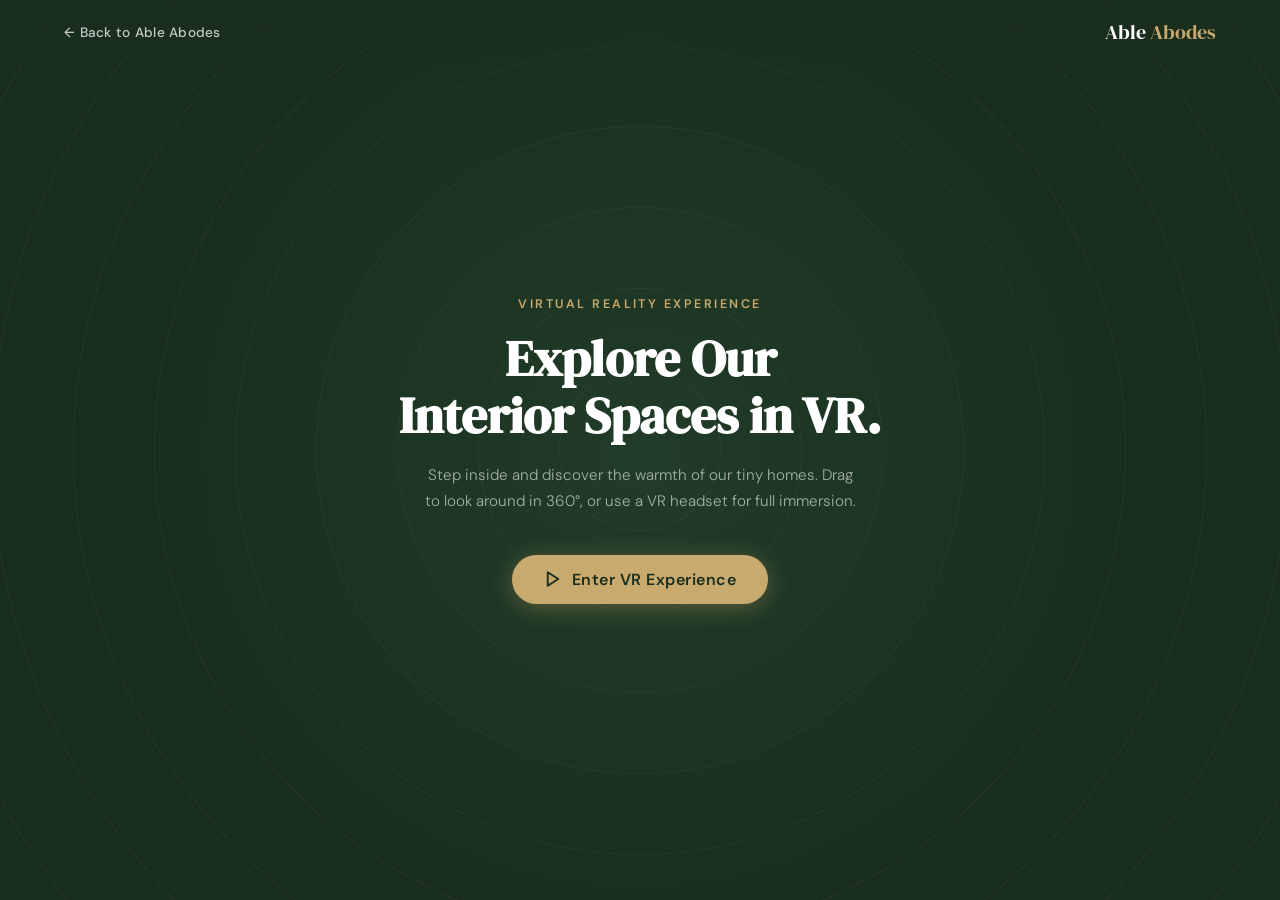
<file: VR/index.html>
<!DOCTYPE html>
<html lang="en">
<head>
  <meta charset="utf-8">
  <meta name="viewport" content="width=device-width, initial-scale=1.0">
  <title>Explore Our Interior Spaces in VR | Able Abodes</title>
  <script src="https://aframe.io/releases/1.5.0/aframe.min.js"></script>
  <link rel="stylesheet" href="style.css">
  <link rel="preconnect" href="https://fonts.googleapis.com">
  <link href="https://fonts.googleapis.com/css2?family=DM+Serif+Display:ital@0;1&family=DM+Sans:wght@300;400;500;600&display=swap" rel="stylesheet">
</head>
<body>

  <!-- A-Frame VR scene (fullscreen, renders behind HTML layers) -->
  <a-scene vr-mode-ui="enabled: true" loading-screen="enabled: false">
    <a-assets timeout="30000">
      <video id="vr-video"
             src="https://cdn.aframe.io/360-video-boilerplate/video/city.mp4"
             crossorigin="anonymous"
             loop
             playsinline
             muted>
      </video>
    </a-assets>

    <!-- 360-degree video sphere -->
    <a-videosphere src="#vr-video" rotation="0 -90 0"></a-videosphere>

    <!-- In-scene floating title (revealed on enter) -->
    <a-text id="scene-title"
            value="Explore Our Interior Spaces in VR."
            position="0 0.2 -3"
            align="center"
            color="#c8a96e"
            width="5"
            visible="false">
    </a-text>

    <!-- Camera rig -->
    <a-entity id="camera-rig" position="0 1.6 0">
      <a-entity camera look-controls wasd-controls></a-entity>
    </a-entity>
  </a-scene>

  <!-- Fixed header (always visible) -->
  <header class="vr-header">
    <a href="../index.html" class="back-link">&#8592; Back to Able Abodes</a>
    <div class="logo">Able <span class="gold">Abodes</span></div>
  </header>

  <!-- Splash overlay (shown before entering) -->
  <div class="vr-overlay" id="vrOverlay">
    <div class="overlay-content">
      <p class="tagline">Virtual Reality Experience</p>
      <h1>Explore Our Interior&nbsp;Spaces in VR.</h1>
      <p class="subtitle">
        Step inside and discover the warmth of our tiny homes.
        Drag to look around in 360&deg;, or use a VR headset for full immersion.
      </p>
      <div class="btn-group">
        <button class="enter-btn" id="enterVR">
          <svg width="18" height="18" viewBox="0 0 24 24" fill="none"
               stroke="currentColor" stroke-width="2.5" stroke-linecap="round"
               stroke-linejoin="round" aria-hidden="true">
            <polygon points="5 3 19 12 5 21 5 3"/>
          </svg>
          Enter VR Experience
        </button>
      </div>
    </div>
  </div>

  <!-- Controls bar (shown after entering) -->
  <div class="vr-controls hidden" id="vrControls">
    <button class="ctrl-btn" id="exitBtn">&#10005;&nbsp; Exit</button>
    <span class="ctrl-title">Explore Our Interior Spaces in VR.</span>
    <button class="ctrl-btn" id="vrModeBtn">&#9646;&#9646;&nbsp; VR Mode</button>
  </div>

  <script src="index.js"></script>
</body>
</html>
</file>
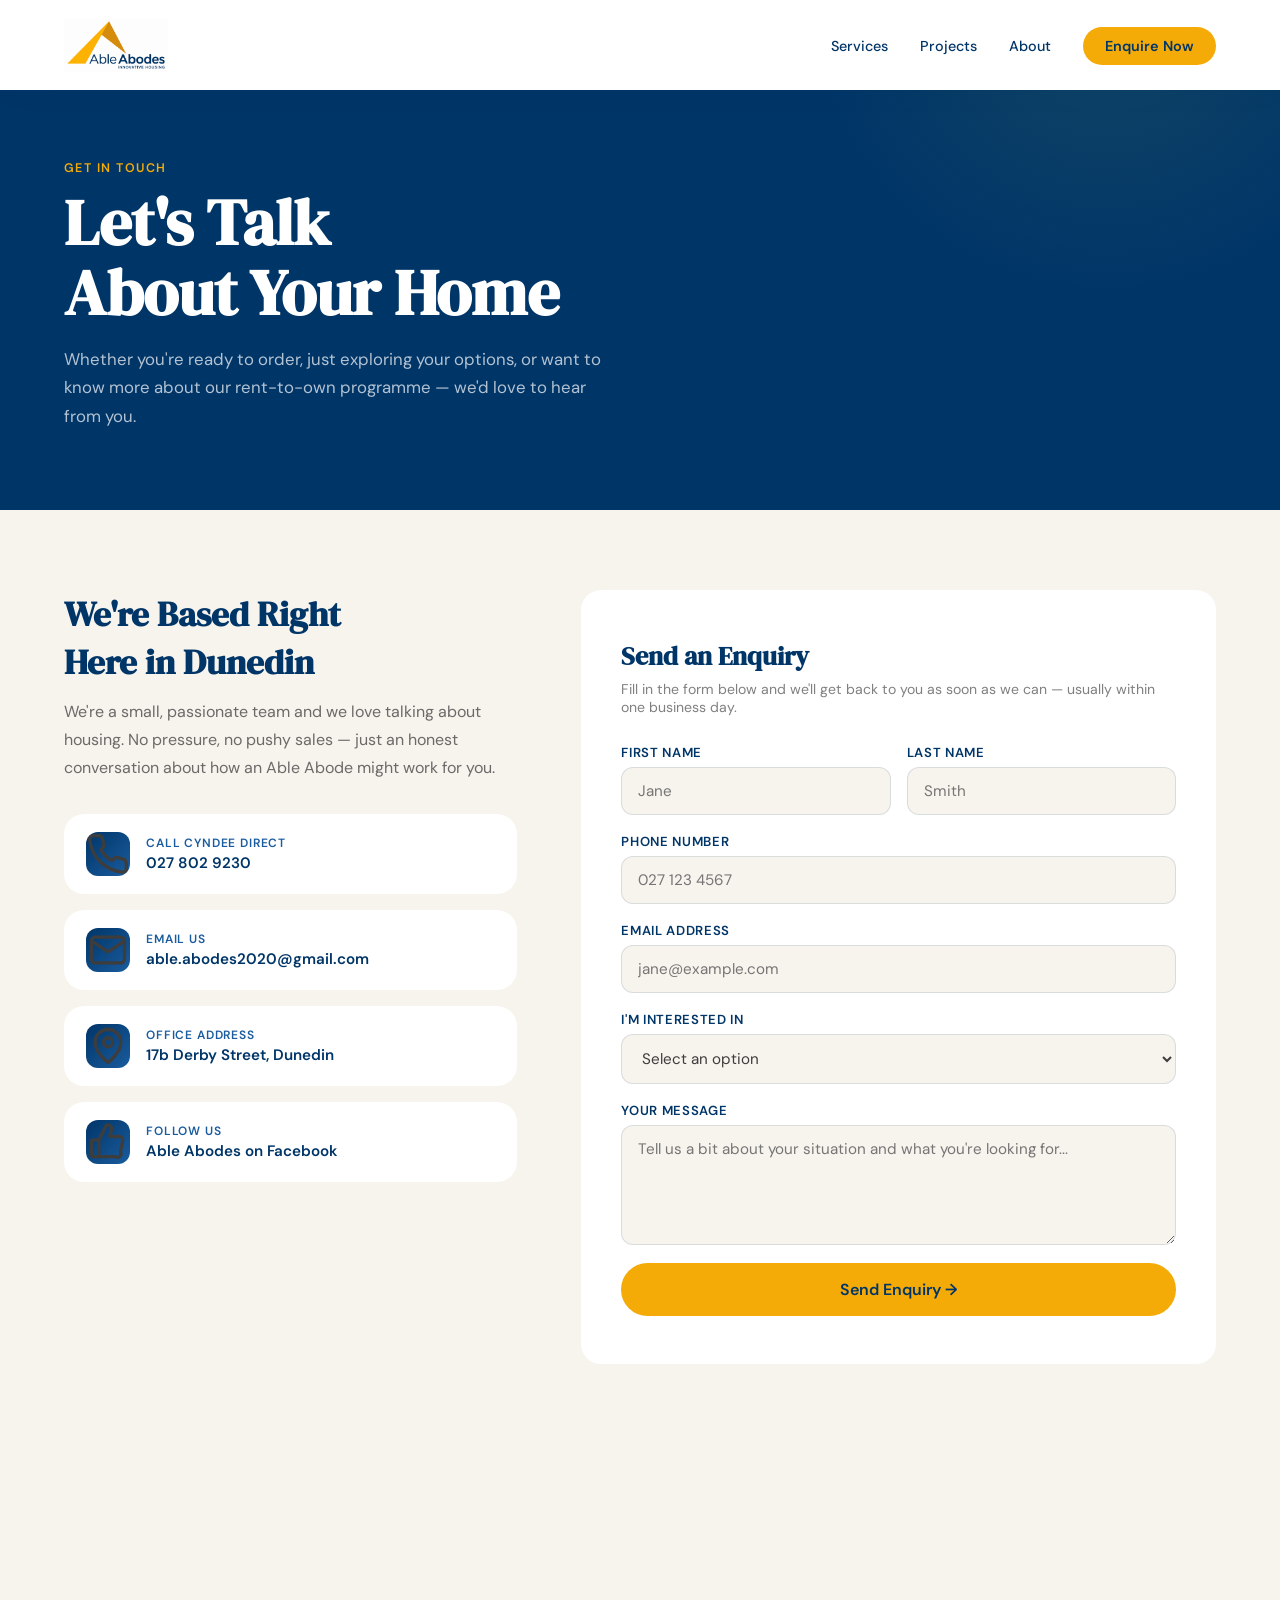
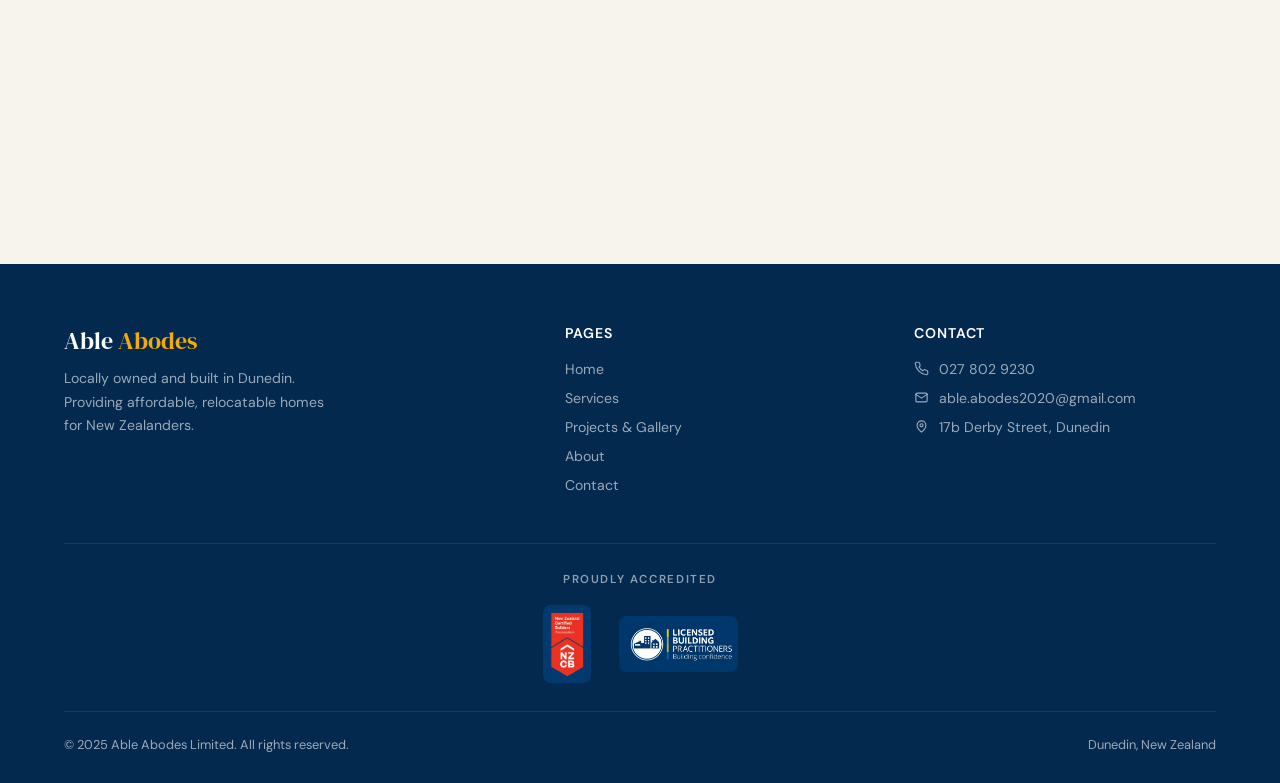
<file: contact.html>
<!DOCTYPE html>
<html lang="en">
<head>
<meta charset="UTF-8">
<meta name="viewport" content="width=device-width, initial-scale=1.0">
<title>Contact – Able Abodes | Dunedin, NZ</title>
<link rel="preconnect" href="https://fonts.googleapis.com">
<link href="https://fonts.googleapis.com/css2?family=DM+Serif+Display:ital@0;1&family=DM+Sans:wght@300;400;500;600&display=swap" rel="stylesheet">
<style>
  :root{--forest: #003568;--sage: #1a5c9e;--cream:#f7f3ed;--gold: #f4ab07;--text:#3d3d3d;--white:#ffffff;--radius:12px;--radius-lg:20px;--transition:0.35s cubic-bezier(0.4,0,0.2,1);}
  *,*::before,*::after{box-sizing:border-box;margin:0;padding:0;}
  html{scroll-behavior:smooth;}
  body{font-family:'DM Sans',sans-serif;color:var(--text);background:var(--cream);overflow-x:hidden;}
  img{display:block;max-width:100%;}
  a{text-decoration:none;color:inherit;}

  nav{position:fixed;top:0;left:0;right:0;z-index:100;padding:18px 5%;display:flex;align-items:center;justify-content:space-between;background:#fff;box-shadow:0 1px 0 rgba(0,53,104,.07),0 10px 30px -24px rgba(0,53,104,.5);}
  .nav-logo{font-family:'DM Serif Display',serif;font-size:1.5rem;color:var(--white);}
  .nav-logo span{color:var(--gold);}
  .nav-links{display:flex;gap:32px;list-style:none;}
  .nav-links a{color:var(--forest);font-size:0.9rem;font-weight:500;transition:color var(--transition);}
  .nav-links a:hover,.nav-links a.active{color:var(--gold);}
  .nav-cta{background:var(--gold);color:var(--forest)!important;padding:10px 22px;border-radius:50px;font-weight:600!important;}
  .hamburger{display:none;flex-direction:column;gap:5px;cursor:pointer;}
  .hamburger span{width:24px;height:2px;background:var(--forest);border-radius:2px;}
  .mobile-menu{display:none;position:fixed;inset:0;background:var(--forest);z-index:99;flex-direction:column;align-items:center;justify-content:center;gap:32px;}
  .mobile-menu.open{display:flex;}
  .mobile-menu a{color:var(--white);font-size:1.4rem;font-family:'DM Serif Display',serif;}

  .page-hero{background:var(--forest);padding:160px 5% 80px;position:relative;overflow:hidden;}
  .page-hero::before{content:'';position:absolute;top:-60%;right:-10%;width:600px;height:600px;background:radial-gradient(circle,rgba(74,124,89,0.25),transparent 70%);}
  .page-hero .section-label{color:var(--gold);font-size:0.78rem;font-weight:600;letter-spacing:0.12em;text-transform:uppercase;margin-bottom:12px;}
  .page-hero h1{font-family:'DM Serif Display',serif;font-size:clamp(2.5rem,5vw,4rem);color:var(--white);line-height:1.1;margin-bottom:16px;}
  .page-hero p{color:rgba(255,255,255,0.7);max-width:560px;line-height:1.7;font-size:1.05rem;}

  /* CONTACT GRID */
  .contact-section{padding:80px 5%;display:grid;grid-template-columns:1fr 1.4fr;gap:64px;align-items:start;}
  .contact-info{}
  .contact-info h2{font-family:'DM Serif Display',serif;font-size:clamp(1.6rem,3vw,2.2rem);color:var(--forest);margin-bottom:12px;}
  .contact-info p{line-height:1.75;opacity:0.75;margin-bottom:32px;}
  .contact-methods{display:flex;flex-direction:column;gap:16px;}
  .contact-method{display:flex;align-items:center;gap:16px;background:var(--white);border-radius:var(--radius-lg);padding:18px 22px;transition:var(--transition);text-decoration:none;color:var(--text);}
  .contact-method:hover{transform:translateX(4px);box-shadow:0 6px 20px rgba(0,53,104,0.1);}
  .method-icon{width:44px;height:44px;background:linear-gradient(135deg,var(--forest),var(--sage));border-radius:12px;display:flex;align-items:center;justify-content:center;font-size:1.2rem;flex-shrink:0;}
  .method-label{font-size:0.75rem;font-weight:600;text-transform:uppercase;letter-spacing:0.07em;color:var(--sage);margin-bottom:2px;}
  .method-value{font-weight:600;color:var(--forest);font-size:0.95rem;}

  /* FORM */
  .contact-form-wrap{background:var(--white);border-radius:var(--radius-lg);padding:48px 40px;}
  .contact-form-wrap h3{font-family:'DM Serif Display',serif;font-size:1.6rem;color:var(--forest);margin-bottom:6px;}
  .contact-form-wrap p{font-size:0.88rem;opacity:0.65;margin-bottom:28px;}
  .form-row{display:grid;grid-template-columns:1fr 1fr;gap:16px;}
  .form-group{display:flex;flex-direction:column;gap:6px;margin-bottom:18px;}
  .form-group label{font-size:0.82rem;font-weight:600;color:var(--forest);text-transform:uppercase;letter-spacing:0.05em;}
  .form-group input,.form-group select,.form-group textarea{font-family:'DM Sans',sans-serif;font-size:0.95rem;color:var(--text);background:var(--cream);border:1.5px solid rgba(0,53,104,0.12);border-radius:var(--radius);padding:13px 16px;transition:border-color var(--transition);outline:none;width:100%;}
  .form-group input:focus,.form-group select:focus,.form-group textarea:focus{border-color:var(--sage);}
  .form-group textarea{resize:vertical;min-height:120px;}
  .form-group select{cursor:pointer;}
  .submit-btn{width:100%;background:var(--gold);color:var(--forest);padding:16px;border:none;border-radius:50px;font-family:'DM Sans',sans-serif;font-size:1rem;font-weight:600;cursor:pointer;transition:var(--transition);display:flex;align-items:center;justify-content:center;gap:8px;}
  .submit-btn:hover{background:var(--forest);color:var(--white);}
  .success-msg{display:none;text-align:center;padding:40px 20px;}
  .success-msg .success-icon{font-size:3rem;margin-bottom:12px;}
  .success-msg h3{font-family:'DM Serif Display',serif;font-size:1.6rem;color:var(--forest);margin-bottom:8px;}
  .success-msg p{opacity:0.7;line-height:1.65;}

  /* MAP */
  .map-section{padding:0;}
  .map-section iframe{width:100%;height:420px;border:none;display:block;}

  footer{background:#04294f;color:rgba(255,255,255,0.6);padding:60px 5% 30px;}
  .footer-grid{display:grid;grid-template-columns:1.5fr 1fr 1fr;gap:48px;margin-bottom:48px;}
  .footer-col h4{color:var(--white);font-size:0.88rem;font-weight:600;letter-spacing:0.06em;text-transform:uppercase;margin-bottom:16px;}
  .footer-col ul{list-style:none;display:flex;flex-direction:column;gap:8px;}
  .footer-col a{font-size:0.88rem;transition:color var(--transition);}
  .footer-col a:hover{color:var(--gold);}
  .footer-bottom{border-top:1px solid rgba(255,255,255,0.08);padding-top:24px;display:flex;justify-content:space-between;flex-wrap:wrap;gap:12px;font-size:0.8rem;}

  @media(max-width:900px){.contact-section{grid-template-columns:1fr;gap:40px;}.footer-grid{grid-template-columns:1fr 1fr;}}
  @media(max-width:640px){.nav-links{display:none;}.hamburger{display:flex;}.contact-form-wrap{padding:32px 24px;}.form-row{grid-template-columns:1fr;}.footer-grid{grid-template-columns:1fr;}}

  .trust-icon svg{width:20px;height:20px;stroke:var(--gold)}
  .service-icon svg{width:28px;height:28px;stroke:#fff}
  .trust-card-icon svg{width:30px;height:30px;stroke:#fff}
  .footer-col a svg{width:15px;height:15px;vertical-align:-2px;margin-right:6px;stroke:currentColor;display:inline-block}
  nav .nav-logo--img{background:transparent;box-shadow:none;padding:0;}
  nav .nav-logo{color:var(--forest);}
  .nav-logo--img{display:inline-flex;align-items:center;}
  .nav-logo--img img{height:54px;width:auto;display:block;}
</style>
</head>
<body>
<nav>
  <a href="index.html" class="nav-logo nav-logo--img" aria-label="Able Abodes"><img src="images/logo.png" alt="Able Abodes — Innovative Housing"></a>
  <ul class="nav-links">
    <li><a href="services.html">Services</a></li>
    <li><a href="projects.html">Projects</a></li>
    <li><a href="about.html">About</a></li>
    <li><a href="contact.html" class="nav-cta active">Enquire Now</a></li>
  </ul>
  <div class="hamburger" onclick="document.getElementById('mm').classList.toggle('open')">
    <span></span><span></span><span></span>
  </div>
</nav>
<div class="mobile-menu" id="mm">
  <a href="index.html" onclick="document.getElementById('mm').classList.remove('open')">Home</a>
  <a href="services.html" onclick="document.getElementById('mm').classList.remove('open')">Services</a>
  <a href="projects.html" onclick="document.getElementById('mm').classList.remove('open')">Projects</a>
  <a href="about.html" onclick="document.getElementById('mm').classList.remove('open')">About</a>
  <a href="contact.html" onclick="document.getElementById('mm').classList.remove('open')">Enquire Now</a>
</div>

<div class="page-hero">
  <div class="section-label">Get in Touch</div>
  <h1>Let's Talk<br>About Your Home</h1>
  <p>Whether you're ready to order, just exploring your options, or want to know more about our rent-to-own programme — we'd love to hear from you.</p>
</div>

<section class="contact-section">
  <!-- LEFT: Contact Info -->
  <div class="contact-info">
    <h2>We're Based Right<br>Here in Dunedin</h2>
    <p>We're a small, passionate team and we love talking about housing. No pressure, no pushy sales — just an honest conversation about how an Able Abode might work for you.</p>
    <div class="contact-methods">
      <a href="tel:0278029230" class="contact-method">
        <div class="method-icon"><svg viewBox="0 0 24 24" fill="none" stroke="currentColor" stroke-width="1.8" stroke-linecap="round" stroke-linejoin="round"><path d="M22 16.9v3a2 2 0 0 1-2.2 2A19.8 19.8 0 0 1 2 4.2 2 2 0 0 1 4 2h3a2 2 0 0 1 2 1.7c.1.9.4 1.8.7 2.6a2 2 0 0 1-.5 2.1L8.1 9.6a16 16 0 0 0 6 6l1.2-1.1a2 2 0 0 1 2.1-.5c.8.3 1.7.6 2.6.7a2 2 0 0 1 1.7 2z"/></svg></div>
        <div>
          <div class="method-label">Call Cyndee Direct</div>
          <div class="method-value">027 802 9230</div>
        </div>
      </a>
      <a href="mailto:able.abodes2020@gmail.com" class="contact-method">
        <div class="method-icon"><svg viewBox="0 0 24 24" fill="none" stroke="currentColor" stroke-width="1.8" stroke-linecap="round" stroke-linejoin="round"><rect x="3" y="5" width="18" height="14" rx="2"/><path d="m3 7 9 6 9-6"/></svg></div>
        <div>
          <div class="method-label">Email Us</div>
          <div class="method-value">able.abodes2020@gmail.com</div>
        </div>
      </a>
      <div class="contact-method" style="cursor:default;">
        <div class="method-icon"><svg viewBox="0 0 24 24" fill="none" stroke="currentColor" stroke-width="1.8" stroke-linecap="round" stroke-linejoin="round"><path d="M12 21s-7-5.2-7-11a7 7 0 0 1 14 0c0 5.8-7 11-7 11z"/><circle cx="12" cy="10" r="2.5"/></svg></div>
        <div>
          <div class="method-label">Office Address</div>
          <div class="method-value">17b Derby Street, Dunedin</div>
        </div>
      </div>
      <a href="https://www.facebook.com/p/Able-Abodes-Ltd-100088662048779/" target="_blank" class="contact-method">
        <div class="method-icon"><svg viewBox="0 0 24 24" fill="none" stroke="currentColor" stroke-width="1.8" stroke-linecap="round" stroke-linejoin="round"><path d="M7 11v9H4a1 1 0 0 1-1-1v-7a1 1 0 0 1 1-1z"/><path d="M7 11l4-8a2 2 0 0 1 3 2l-1 4h5a2 2 0 0 1 2 2.3l-1.2 6A2 2 0 0 1 16 20H7"/></svg></div>
        <div>
          <div class="method-label">Follow Us</div>
          <div class="method-value">Able Abodes on Facebook</div>
        </div>
      </a>
    </div>
  </div>

  <!-- RIGHT: Form -->
  <div class="contact-form-wrap">
    <div id="contactForm">
      <h3>Send an Enquiry</h3>
      <p>Fill in the form below and we'll get back to you as soon as we can — usually within one business day.</p>
      <form action="https://api.staticforms.xyz/submit" method="post" onsubmit="handleSubmit(event)">
        <input type="hidden" name="apiKey" value="sf_768da8d33927e7f4f241d0a6">
        <input type="hidden" name="subject" value="Able Abodes Website Enquiry">
        <input type="hidden" name="redirectTo" value="">

        <div class="form-row">
          <div class="form-group">
            <label for="firstName">First Name</label>
            <input type="text" id="firstName" name="firstName" placeholder="Jane" required>
          </div>
          <div class="form-group">
            <label for="lastName">Last Name</label>
            <input type="text" id="lastName" name="lastName" placeholder="Smith" required>
          </div>
        </div>

        <div class="form-group">
          <label for="phone">Phone Number</label>
          <input type="tel" id="phone" name="phone" placeholder="027 123 4567" required>
        </div>

        <div class="form-group">
          <label for="email">Email Address</label>
          <input type="email" id="email" name="email" placeholder="jane@example.com" required>
        </div>

        <div class="form-group">
          <label for="interest">I'm Interested In</label>
          <select id="interest" name="interest" required>
            <option value="" disabled selected>Select an option</option>
            <option value="Buying an Able Abode">Buying an Able Abode</option>
            <option value="Rent-to-Own Programme">Rent-to-Own Programme</option>
            <option value="Investment / Rental Property">Investment / Rental Property</option>
            <option value="Karitāne Land Development">Karitāne Land Development</option>
            <option value="Accessible / Disability Housing">Accessible / Disability Housing</option>
            <option value="Worker Accommodation">Worker Accommodation</option>
            <option value="General Enquiry">General Enquiry</option>
          </select>
        </div>

        <div class="form-group">
          <label for="message">Your Message</label>
          <textarea id="message" name="message" placeholder="Tell us a bit about your situation and what you're looking for..." required></textarea>
        </div>

        <button type="submit" class="submit-btn">
          Send Enquiry →
        </button>
      </form>
    </div>
    <div class="success-msg" id="successMsg">
      <div class="success-icon"><svg viewBox="0 0 24 24" fill="none" stroke="currentColor" stroke-width="1.8" stroke-linecap="round" stroke-linejoin="round"><path d="M3 11l9-8 9 8"/><path d="M5 10v10a1 1 0 0 0 1 1h12a1 1 0 0 0 1-1V10"/><path d="M9 21v-6h6v6"/></svg></div>
      <h3>Thanks for getting in touch!</h3>
      <p>We've received your enquiry and will be in touch with you shortly. In the meantime, feel free to <a href="projects.html" style="color:var(--sage);">browse our projects</a>.</p>
    </div>
  </div>
</section>

<!-- MAP -->
<div class="map-section">
  <iframe
    src="https://www.google.com/maps/embed?pb=!1m18!1m12!1m3!1d3000!2d170.5035!3d-45.8742!2m3!1f0!2f0!3f0!3m2!1i1024!2i768!4f13.1!3m3!1m2!1s0x6d318bc8df6b6bbf%3A0xf00ef62249f70b0!2sDerby%20St%2C%20Dunedin!5e0!3m2!1sen!2snz!4v1680000000000!5m2!1sen!2snz"
    allowfullscreen=""
    loading="lazy"
    referrerpolicy="no-referrer-when-downgrade"
    title="Able Abodes Dunedin location map">
  </iframe>
</div>

<footer>
  <div class="footer-grid">
    <div class="footer-col" style="max-width:280px;">
      <a href="index.html" style="font-family:'DM Serif Display',serif;font-size:1.5rem;color:var(--white);display:block;margin-bottom:10px;">Able <span style="color:var(--gold)">Abodes</span></a>
      <p style="font-size:0.88rem;line-height:1.65;">Locally owned and built in Dunedin. Providing affordable, relocatable homes for New Zealanders.</p>
    </div>
    <div class="footer-col">
      <h4>Pages</h4>
      <ul>
        <li><a href="index.html">Home</a></li>
        <li><a href="services.html">Services</a></li>
        <li><a href="projects.html">Projects & Gallery</a></li>
        <li><a href="about.html">About</a></li>
        <li><a href="contact.html">Contact</a></li>
      </ul>
    </div>
    <div class="footer-col">
      <h4>Contact</h4>
      <ul>
        <li><a href="tel:0278029230"><svg viewBox="0 0 24 24" fill="none" stroke="currentColor" stroke-width="1.8" stroke-linecap="round" stroke-linejoin="round"><path d="M22 16.9v3a2 2 0 0 1-2.2 2A19.8 19.8 0 0 1 2 4.2 2 2 0 0 1 4 2h3a2 2 0 0 1 2 1.7c.1.9.4 1.8.7 2.6a2 2 0 0 1-.5 2.1L8.1 9.6a16 16 0 0 0 6 6l1.2-1.1a2 2 0 0 1 2.1-.5c.8.3 1.7.6 2.6.7a2 2 0 0 1 1.7 2z"/></svg> 027 802 9230</a></li>
        <li><a href="mailto:able.abodes2020@gmail.com"><svg viewBox="0 0 24 24" fill="none" stroke="currentColor" stroke-width="1.8" stroke-linecap="round" stroke-linejoin="round"><rect x="3" y="5" width="18" height="14" rx="2"/><path d="m3 7 9 6 9-6"/></svg> able.abodes2020@gmail.com</a></li>
        <li><a href="#"><svg viewBox="0 0 24 24" fill="none" stroke="currentColor" stroke-width="1.8" stroke-linecap="round" stroke-linejoin="round"><path d="M12 21s-7-5.2-7-11a7 7 0 0 1 14 0c0 5.8-7 11-7 11z"/><circle cx="12" cy="10" r="2.5"/></svg> 17b Derby Street, Dunedin</a></li>
      </ul>
    </div>
  </div>
  <div style="border-top:1px solid rgba(255,255,255,0.08);padding:28px 0 4px;margin-bottom:24px;text-align:center;">
    <p style="color:rgba(255,255,255,0.55);font-size:0.72rem;font-weight:600;letter-spacing:0.14em;text-transform:uppercase;margin-bottom:18px;">Proudly Accredited</p>
    <div style="display:flex;align-items:center;justify-content:center;gap:28px;flex-wrap:wrap;">
      <img src="images/nzcb.png" alt="New Zealand Certified Builders Association member" style="height:78px;width:auto;border-radius:8px;">
      <img src="images/lbp.png" alt="Licensed Building Practitioner" style="height:56px;width:auto;border-radius:8px;">
    </div>
  </div>
  <div class="footer-bottom">
    <span>© 2025 Able Abodes Limited. All rights reserved.</span>
    <span>Dunedin, New Zealand</span>
  </div>
</footer>

<script>
  function handleSubmit(e) {
    e.preventDefault();
    const form = e.target;
    const data = new FormData(form);
    fetch('https://api.staticforms.xyz/submit', {
      method: 'POST',
      body: data
    }).then(res => {
      if (res.ok || res.status === 200) {
        document.getElementById('contactForm').style.display = 'none';
        document.getElementById('successMsg').style.display = 'block';
      }
    }).catch(() => {
      document.getElementById('contactForm').style.display = 'none';
      document.getElementById('successMsg').style.display = 'block';
    });
  }
</script>
</body>
</html>
</file>
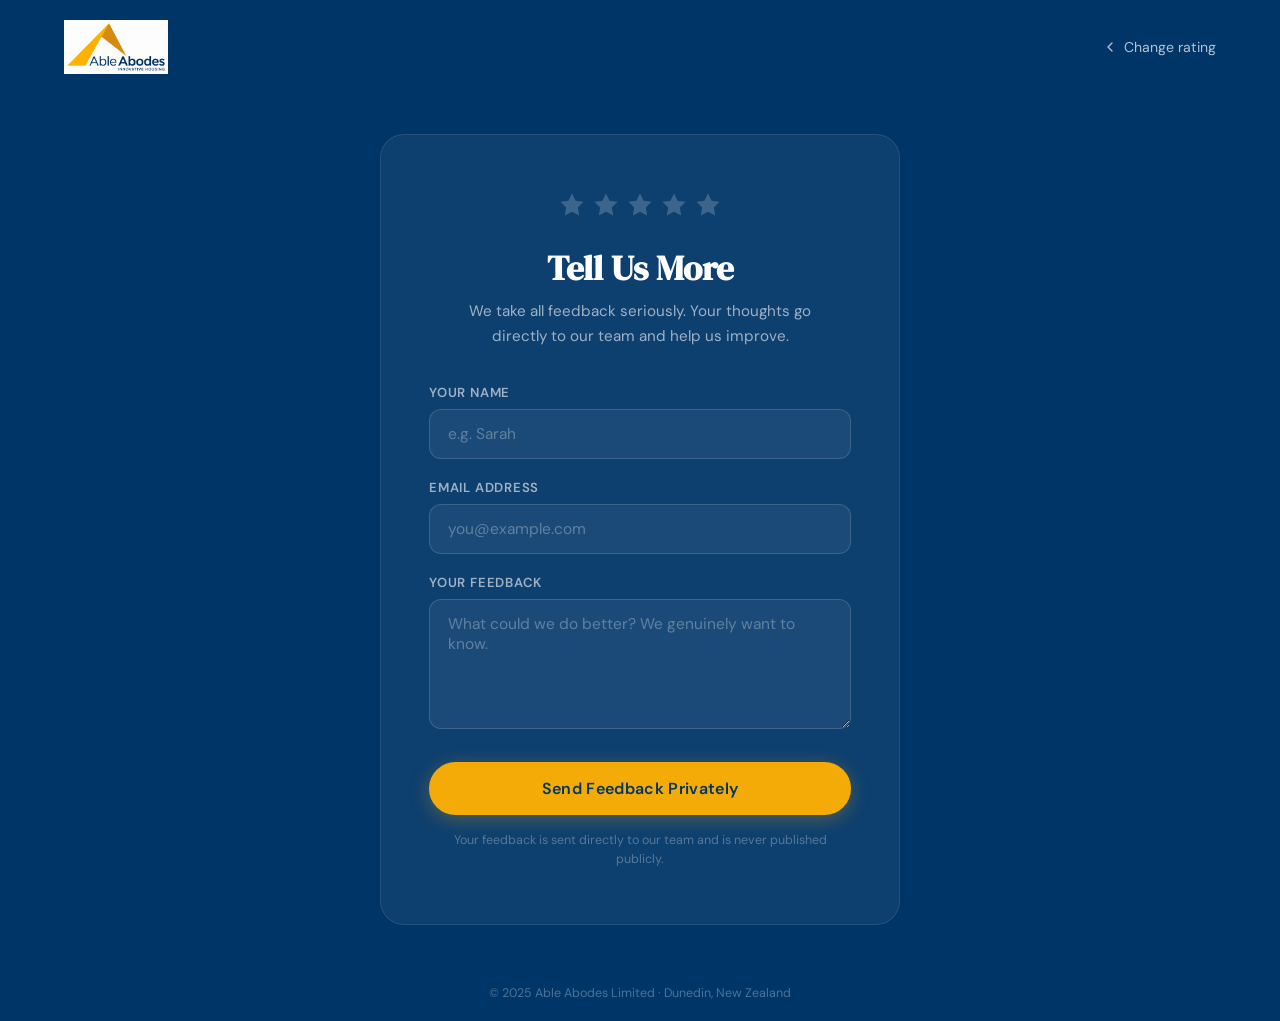
<file: private.html>
<!DOCTYPE html>
<html lang="en">
<head>
<meta charset="UTF-8">
<meta name="viewport" content="width=device-width, initial-scale=1.0">
<title>Share Your Feedback | Able Abodes</title>
<link rel="preconnect" href="https://fonts.googleapis.com">
<link href="https://fonts.googleapis.com/css2?family=DM+Serif+Display:ital@0;1&family=DM+Sans:wght@300;400;500;600&display=swap" rel="stylesheet">
<style>
  :root{--forest: #003568;--sage: #1a5c9e;--cream:#f7f3ed;--gold: #f4ab07;--text:#3d3d3d;--white:#ffffff;--transition:0.3s cubic-bezier(0.4,0,0.2,1);}
  *,*::before,*::after{box-sizing:border-box;margin:0;padding:0;}
  html{scroll-behavior:smooth;}
  body{font-family:'DM Sans',sans-serif;color:var(--text);background:var(--forest);min-height:100vh;display:flex;flex-direction:column;}
  a{text-decoration:none;color:inherit;}

  nav{padding:20px 5%;display:flex;align-items:center;justify-content:space-between;}
  .nav-logo{font-family:'DM Serif Display',serif;font-size:1.5rem;color:var(--white);}
  .nav-logo span{color:var(--gold);}
  .back-link{color:rgba(255,255,255,0.7);font-size:0.88rem;display:flex;align-items:center;gap:6px;transition:color var(--transition);}
  .back-link:hover{color:var(--gold);}

  main{flex:1;display:flex;align-items:center;justify-content:center;padding:40px 5%;}

  .form-card{background:rgba(255,255,255,0.05);border:1px solid rgba(255,255,255,0.1);border-radius:24px;padding:56px 48px;max-width:520px;width:100%;backdrop-filter:blur(10px);}

  .form-card .stars-display{display:flex;gap:6px;margin-bottom:28px;justify-content:center;}
  .form-card .stars-display svg{width:28px;height:28px;}
  .form-card .stars-display svg .star-shape{fill:rgba(255,255,255,0.2);}
  .form-card .stars-display svg.filled .star-shape{fill:var(--gold);}

  h1{font-family:'DM Serif Display',serif;font-size:clamp(1.6rem,3.5vw,2.2rem);color:var(--white);line-height:1.2;margin-bottom:10px;text-align:center;}
  .subtitle{color:rgba(255,255,255,0.6);font-size:0.95rem;line-height:1.6;text-align:center;margin-bottom:36px;max-width:360px;margin-left:auto;margin-right:auto;}

  .form-group{margin-bottom:20px;}
  label{display:block;font-size:0.82rem;font-weight:600;letter-spacing:0.06em;text-transform:uppercase;color:rgba(255,255,255,0.6);margin-bottom:8px;}
  input,textarea{width:100%;background:rgba(255,255,255,0.06);border:1px solid rgba(255,255,255,0.15);border-radius:12px;padding:14px 18px;color:var(--white);font-family:'DM Sans',sans-serif;font-size:0.97rem;transition:border-color var(--transition),background var(--transition);outline:none;resize:vertical;}
  input::placeholder,textarea::placeholder{color:rgba(255,255,255,0.3);}
  input:focus,textarea:focus{border-color:rgba(244,171,7,0.6);background:rgba(255,255,255,0.09);}
  textarea{min-height:130px;}

  .submit-btn{width:100%;background:var(--gold);color:var(--forest);border:none;padding:16px;border-radius:50px;font-family:'DM Sans',sans-serif;font-size:1rem;font-weight:600;cursor:pointer;letter-spacing:0.02em;box-shadow:0 4px 20px rgba(244,171,7,0.3);transition:background var(--transition),transform var(--transition),box-shadow var(--transition);margin-top:8px;}
  .submit-btn:hover{background:var(--white);transform:translateY(-2px);box-shadow:0 8px 32px rgba(244,171,7,0.4);}
  .submit-btn:active{transform:translateY(0);}

  .privacy-note{margin-top:16px;font-size:0.78rem;color:rgba(255,255,255,0.3);text-align:center;line-height:1.5;}

  /* THANK YOU STATE */
  .thankyou{display:none;text-align:center;padding:20px 0;}
  .thankyou.visible{display:block;}
  .form-fields.hidden{display:none;}

  .check-circle{width:72px;height:72px;background:rgba(74,124,89,0.2);border:2px solid var(--sage);border-radius:50%;display:flex;align-items:center;justify-content:center;margin:0 auto 24px;}
  .check-circle svg{width:32px;height:32px;color:var(--sage);}
  .thankyou h2{font-family:'DM Serif Display',serif;font-size:1.9rem;color:var(--white);margin-bottom:12px;}
  .thankyou p{color:rgba(255,255,255,0.65);line-height:1.7;margin-bottom:28px;}
  .thankyou a{display:inline-flex;align-items:center;gap:8px;background:var(--gold);color:var(--forest);padding:14px 32px;border-radius:50px;font-weight:600;font-size:0.95rem;transition:background var(--transition),transform var(--transition);}
  .thankyou a:hover{background:var(--white);transform:translateY(-2px);}

  footer{padding:20px 5%;text-align:center;color:rgba(255,255,255,0.3);font-size:0.78rem;}

  @media(max-width:500px){
    .form-card{padding:36px 20px;}
  }
  nav .nav-logo--img{background:transparent;box-shadow:none;padding:0;}
  nav .nav-logo{color:var(--forest);}
  .nav-logo--img{display:inline-flex;align-items:center;}
  .nav-logo--img img{height:54px;width:auto;display:block;}
</style>
</head>
<body>

<nav>
  <a href="index.html" class="nav-logo nav-logo--img" aria-label="Able Abodes"><img src="images/logo.png" alt="Able Abodes — Innovative Housing"></a>
  <a href="review.html" class="back-link">
    <svg width="16" height="16" viewBox="0 0 24 24" fill="none" stroke="currentColor" stroke-width="2" stroke-linecap="round" stroke-linejoin="round"><polyline points="15 18 9 12 15 6"/></svg>
    Change rating
  </a>
</nav>

<main>
  <div class="form-card">

    <!-- Stars display (filled based on rating param) -->
    <div class="stars-display" id="starsDisplay">
      <svg viewBox="0 0 24 24"><polygon class="star-shape" points="12 2 15.09 8.26 22 9.27 17 14.14 18.18 21.02 12 17.77 5.82 21.02 7 14.14 2 9.27 8.91 8.26 12 2"/></svg>
      <svg viewBox="0 0 24 24"><polygon class="star-shape" points="12 2 15.09 8.26 22 9.27 17 14.14 18.18 21.02 12 17.77 5.82 21.02 7 14.14 2 9.27 8.91 8.26 12 2"/></svg>
      <svg viewBox="0 0 24 24"><polygon class="star-shape" points="12 2 15.09 8.26 22 9.27 17 14.14 18.18 21.02 12 17.77 5.82 21.02 7 14.14 2 9.27 8.91 8.26 12 2"/></svg>
      <svg viewBox="0 0 24 24"><polygon class="star-shape" points="12 2 15.09 8.26 22 9.27 17 14.14 18.18 21.02 12 17.77 5.82 21.02 7 14.14 2 9.27 8.91 8.26 12 2"/></svg>
      <svg viewBox="0 0 24 24"><polygon class="star-shape" points="12 2 15.09 8.26 22 9.27 17 14.14 18.18 21.02 12 17.77 5.82 21.02 7 14.14 2 9.27 8.91 8.26 12 2"/></svg>
    </div>

    <h1>Tell Us More</h1>
    <p class="subtitle">We take all feedback seriously. Your thoughts go directly to our team and help us improve.</p>

    <!-- FORM -->
    <div class="form-fields" id="formFields">
      <form id="feedbackForm" onsubmit="submitForm(event)">
        <div class="form-group">
          <label for="fname">Your Name</label>
          <input type="text" id="fname" name="name" placeholder="e.g. Sarah" required autocomplete="name">
        </div>
        <div class="form-group">
          <label for="femail">Email Address</label>
          <input type="email" id="femail" name="email" placeholder="you@example.com" required autocomplete="email">
        </div>
        <div class="form-group">
          <label for="ffeedback">Your Feedback</label>
          <textarea id="ffeedback" name="feedback" placeholder="What could we do better? We genuinely want to know." required></textarea>
        </div>
        <input type="hidden" name="rating" id="ratingInput">
        <button type="submit" class="submit-btn">Send Feedback Privately</button>
        <p class="privacy-note">Your feedback is sent directly to our team and is never published publicly.</p>
      </form>
    </div>

    <!-- THANK YOU -->
    <div class="thankyou" id="thankyou">
      <div class="check-circle">
        <svg viewBox="0 0 24 24" fill="none" stroke="currentColor" stroke-width="2.5" stroke-linecap="round" stroke-linejoin="round"><polyline points="20 6 9 17 4 12"/></svg>
      </div>
      <h2>Thanks for your feedback,<br>we appreciate it.</h2>
      <p>We've received your message and our team will take it on board. We're always looking for ways to improve.</p>
      <a href="index.html">Back to Able Abodes</a>
    </div>

  </div>
</main>

<footer>© 2025 Able Abodes Limited · Dunedin, New Zealand</footer>

<script>
  // Fill stars based on ?rating= param
  const params = new URLSearchParams(window.location.search);
  const rating = parseInt(params.get('rating')) || 0;
  if (rating) {
    document.getElementById('ratingInput').value = rating;
    const stars = document.querySelectorAll('#starsDisplay svg');
    stars.forEach((s, i) => { if (i < rating) s.classList.add('filled'); });
  }

  function submitForm(e) {
    e.preventDefault();
    const form = e.target;
    const data = {
      name: form.name.value,
      email: form.email.value,
      feedback: form.feedback.value,
      rating: form.rating.value
    };

    // Send via mailto as fallback (opens email client)
    const subject = encodeURIComponent('Able Abodes Private Feedback – ' + data.rating + ' star(s)');
    const body = encodeURIComponent(
      'Name: ' + data.name + '\n' +
      'Email: ' + data.email + '\n' +
      'Rating: ' + data.rating + ' star(s)\n\n' +
      'Feedback:\n' + data.feedback
    );
    // Silently attempt to send via hidden mailto link
    const a = document.createElement('a');
    a.href = 'mailto:able.abodes2020@gmail.com?subject=' + subject + '&body=' + body;
    a.style.display = 'none';
    document.body.appendChild(a);
    a.click();
    document.body.removeChild(a);

    // Show thank-you regardless
    document.getElementById('formFields').classList.add('hidden');
    document.getElementById('thankyou').classList.add('visible');
    window.scrollTo({top: 0, behavior: 'smooth'});
  }
</script>
</body>
</html>
</file>
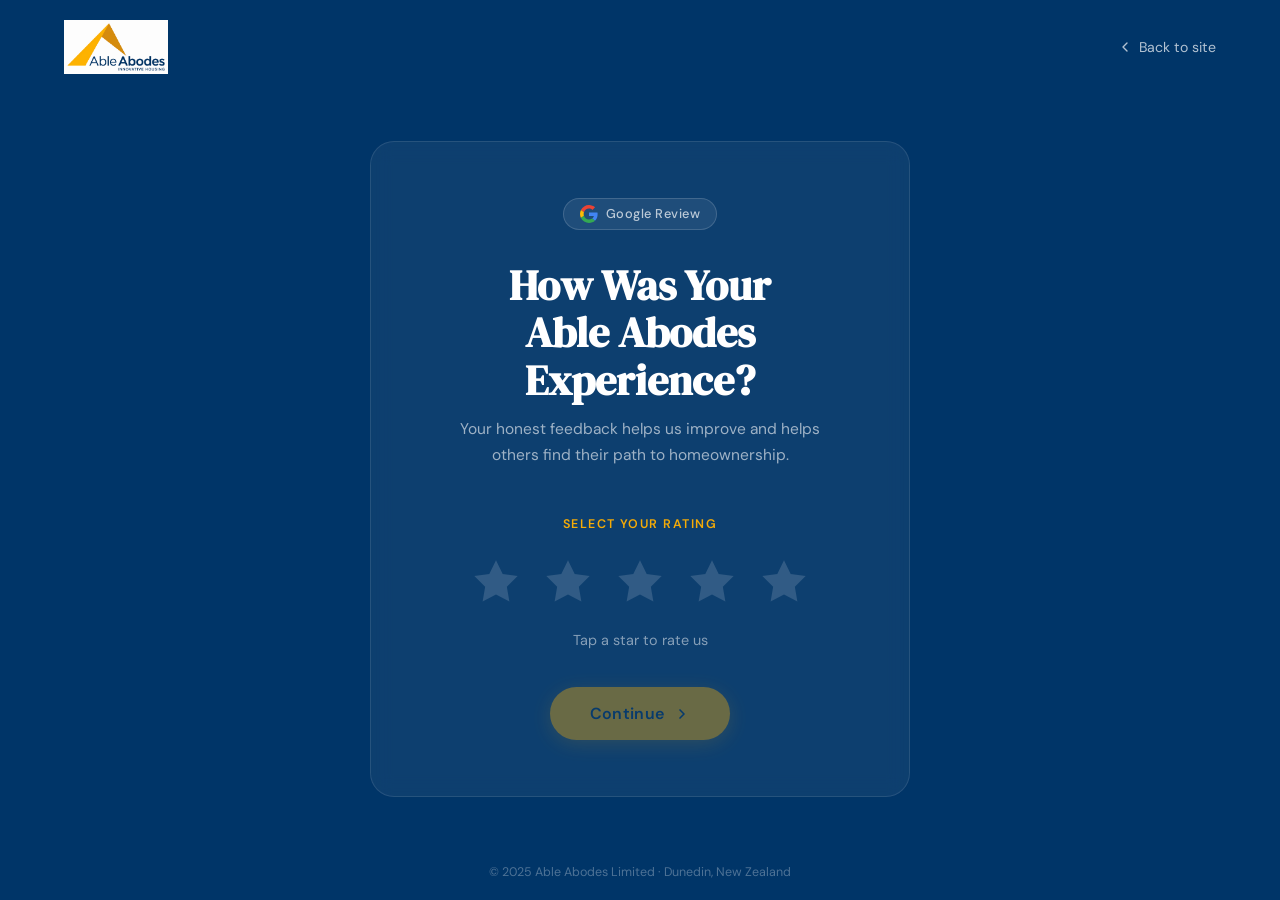
<file: review.html>
<!DOCTYPE html>
<html lang="en">
<head>
<meta charset="UTF-8">
<meta name="viewport" content="width=device-width, initial-scale=1.0">
<title>Leave a Review | Able Abodes</title>
<link rel="preconnect" href="https://fonts.googleapis.com">
<link href="https://fonts.googleapis.com/css2?family=DM+Serif+Display:ital@0;1&family=DM+Sans:wght@300;400;500;600&display=swap" rel="stylesheet">
<style>
  :root{--forest: #003568;--sage: #1a5c9e;--cream:#f7f3ed;--gold: #f4ab07;--text:#3d3d3d;--white:#ffffff;--transition:0.3s cubic-bezier(0.4,0,0.2,1);}
  *,*::before,*::after{box-sizing:border-box;margin:0;padding:0;}
  html{scroll-behavior:smooth;}
  body{font-family:'DM Sans',sans-serif;color:var(--text);background:var(--forest);min-height:100vh;display:flex;flex-direction:column;}
  a{text-decoration:none;color:inherit;}

  /* NAV */
  nav{padding:20px 5%;display:flex;align-items:center;justify-content:space-between;}
  .nav-logo{font-family:'DM Serif Display',serif;font-size:1.5rem;color:var(--white);}
  .nav-logo span{color:var(--gold);}
  .back-link{color:rgba(255,255,255,0.7);font-size:0.88rem;display:flex;align-items:center;gap:6px;transition:color var(--transition);}
  .back-link:hover{color:var(--gold);}

  /* MAIN */
  main{flex:1;display:flex;align-items:center;justify-content:center;padding:40px 5%;}

  .review-card{background:rgba(255,255,255,0.05);border:1px solid rgba(255,255,255,0.1);border-radius:24px;padding:56px 48px;text-align:center;max-width:540px;width:100%;backdrop-filter:blur(10px);}

  .google-badge{display:inline-flex;align-items:center;gap:8px;background:rgba(255,255,255,0.08);border:1px solid rgba(255,255,255,0.15);border-radius:50px;padding:6px 16px;margin-bottom:32px;}
  .google-badge svg{width:18px;height:18px;}
  .google-badge span{font-size:0.8rem;color:rgba(255,255,255,0.7);font-weight:500;letter-spacing:0.04em;}

  .review-card h1{font-family:'DM Serif Display',serif;font-size:clamp(1.8rem,4vw,2.6rem);color:var(--white);line-height:1.15;margin-bottom:12px;}
  .review-card > p{color:rgba(255,255,255,0.6);font-size:0.97rem;line-height:1.65;margin-bottom:48px;max-width:380px;margin-left:auto;margin-right:auto;}

  /* STAR SELECTOR */
  .star-label{font-size:0.78rem;font-weight:600;letter-spacing:0.12em;text-transform:uppercase;color:var(--gold);margin-bottom:20px;display:block;}

  .stars{display:flex;justify-content:center;gap:12px;margin-bottom:16px;direction:ltr;}
  .star-btn{background:none;border:none;cursor:pointer;padding:4px;transition:transform var(--transition);outline:none;}
  .star-btn:focus-visible{outline:2px solid var(--gold);border-radius:4px;}
  .star-btn svg{width:52px;height:52px;transition:transform var(--transition),filter var(--transition);}
  .star-btn svg .star-shape{fill:rgba(255,255,255,0.15);transition:fill var(--transition);}
  .star-btn:hover svg .star-shape,
  .star-btn.active svg .star-shape{fill:var(--gold);}
  .star-btn:hover svg,
  .star-btn.active svg{filter:drop-shadow(0 0 8px rgba(244,171,7,0.5));transform:scale(1.15);}

  /* Hover cascade — stars left of hovered star fill too */
  .stars:has(.star-btn:nth-child(1):hover) .star-btn:nth-child(1) svg .star-shape,
  .stars:has(.star-btn:nth-child(2):hover) .star-btn:nth-child(1) svg .star-shape,
  .stars:has(.star-btn:nth-child(2):hover) .star-btn:nth-child(2) svg .star-shape,
  .stars:has(.star-btn:nth-child(3):hover) .star-btn:nth-child(1) svg .star-shape,
  .stars:has(.star-btn:nth-child(3):hover) .star-btn:nth-child(2) svg .star-shape,
  .stars:has(.star-btn:nth-child(3):hover) .star-btn:nth-child(3) svg .star-shape,
  .stars:has(.star-btn:nth-child(4):hover) .star-btn:nth-child(1) svg .star-shape,
  .stars:has(.star-btn:nth-child(4):hover) .star-btn:nth-child(2) svg .star-shape,
  .stars:has(.star-btn:nth-child(4):hover) .star-btn:nth-child(3) svg .star-shape,
  .stars:has(.star-btn:nth-child(4):hover) .star-btn:nth-child(4) svg .star-shape,
  .stars:has(.star-btn:nth-child(5):hover) .star-btn:nth-child(1) svg .star-shape,
  .stars:has(.star-btn:nth-child(5):hover) .star-btn:nth-child(2) svg .star-shape,
  .stars:has(.star-btn:nth-child(5):hover) .star-btn:nth-child(3) svg .star-shape,
  .stars:has(.star-btn:nth-child(5):hover) .star-btn:nth-child(4) svg .star-shape,
  .stars:has(.star-btn:nth-child(5):hover) .star-btn:nth-child(5) svg .star-shape{fill:var(--gold);}

  .rating-hint{min-height:24px;font-size:0.9rem;color:rgba(255,255,255,0.5);margin-bottom:32px;transition:opacity var(--transition);}

  .continue-btn{display:inline-flex;align-items:center;gap:10px;background:var(--gold);color:var(--forest);border:none;padding:16px 40px;border-radius:50px;font-family:'DM Sans',sans-serif;font-size:1rem;font-weight:600;cursor:pointer;letter-spacing:0.02em;box-shadow:0 4px 20px rgba(244,171,7,0.35);transition:background var(--transition),transform var(--transition),box-shadow var(--transition);opacity:0.4;pointer-events:none;}
  .continue-btn.ready{opacity:1;pointer-events:all;}
  .continue-btn.ready:hover{background:var(--white);transform:translateY(-2px);box-shadow:0 8px 32px rgba(244,171,7,0.45);}
  .continue-btn.ready:active{transform:translateY(0);}

  .privacy-note{margin-top:24px;font-size:0.78rem;color:rgba(255,255,255,0.35);line-height:1.5;}

  /* FOOTER */
  footer{padding:20px 5%;text-align:center;color:rgba(255,255,255,0.3);font-size:0.78rem;}

  @media(max-width:500px){
    .review-card{padding:40px 24px;}
    .star-btn svg{width:42px;height:42px;}
    .stars{gap:8px;}
  }
  nav .nav-logo--img{background:transparent;box-shadow:none;padding:0;}
  nav .nav-logo{color:var(--forest);}
  .nav-logo--img{display:inline-flex;align-items:center;}
  .nav-logo--img img{height:54px;width:auto;display:block;}
</style>
</head>
<body>

<nav>
  <a href="index.html" class="nav-logo nav-logo--img" aria-label="Able Abodes"><img src="images/logo.png" alt="Able Abodes — Innovative Housing"></a>
  <a href="index.html" class="back-link">
    <svg width="16" height="16" viewBox="0 0 24 24" fill="none" stroke="currentColor" stroke-width="2" stroke-linecap="round" stroke-linejoin="round"><polyline points="15 18 9 12 15 6"/></svg>
    Back to site
  </a>
</nav>

<main>
  <div class="review-card">

    <div class="google-badge">
      <svg viewBox="0 0 48 48" xmlns="http://www.w3.org/2000/svg">
        <path fill="#EA4335" d="M24 9.5c3.54 0 6.71 1.22 9.21 3.6l6.85-6.85C35.9 2.38 30.47 0 24 0 14.62 0 6.51 5.38 2.56 13.22l7.98 6.19C12.43 13.72 17.74 9.5 24 9.5z"/>
        <path fill="#4285F4" d="M46.98 24.55c0-1.57-.15-3.09-.38-4.55H24v9.02h12.94c-.58 2.96-2.26 5.48-4.78 7.18l7.73 6c4.51-4.18 7.09-10.36 7.09-17.65z"/>
        <path fill="#FBBC05" d="M10.53 28.59c-.48-1.45-.76-2.99-.76-4.59s.27-3.14.76-4.59l-7.98-6.19C.92 16.46 0 20.12 0 24c0 3.88.92 7.54 2.56 10.78l7.97-6.19z"/>
        <path fill="#34A853" d="M24 48c6.48 0 11.93-2.13 15.89-5.81l-7.73-6c-2.18 1.48-4.97 2.31-8.16 2.31-6.26 0-11.57-4.22-13.47-9.91l-7.98 6.19C6.51 42.62 14.62 48 24 48z"/>
      </svg>
      <span>Google Review</span>
    </div>

    <h1>How Was Your<br>Able Abodes Experience?</h1>
    <p>Your honest feedback helps us improve and helps others find their path to homeownership.</p>

    <span class="star-label">Select your rating</span>

    <div class="stars" id="stars">
      <button class="star-btn" data-value="1" aria-label="1 star" onclick="selectStar(1)">
        <svg viewBox="0 0 24 24" xmlns="http://www.w3.org/2000/svg"><polygon class="star-shape" points="12 2 15.09 8.26 22 9.27 17 14.14 18.18 21.02 12 17.77 5.82 21.02 7 14.14 2 9.27 8.91 8.26 12 2"/></svg>
      </button>
      <button class="star-btn" data-value="2" aria-label="2 stars" onclick="selectStar(2)">
        <svg viewBox="0 0 24 24" xmlns="http://www.w3.org/2000/svg"><polygon class="star-shape" points="12 2 15.09 8.26 22 9.27 17 14.14 18.18 21.02 12 17.77 5.82 21.02 7 14.14 2 9.27 8.91 8.26 12 2"/></svg>
      </button>
      <button class="star-btn" data-value="3" aria-label="3 stars" onclick="selectStar(3)">
        <svg viewBox="0 0 24 24" xmlns="http://www.w3.org/2000/svg"><polygon class="star-shape" points="12 2 15.09 8.26 22 9.27 17 14.14 18.18 21.02 12 17.77 5.82 21.02 7 14.14 2 9.27 8.91 8.26 12 2"/></svg>
      </button>
      <button class="star-btn" data-value="4" aria-label="4 stars" onclick="selectStar(4)">
        <svg viewBox="0 0 24 24" xmlns="http://www.w3.org/2000/svg"><polygon class="star-shape" points="12 2 15.09 8.26 22 9.27 17 14.14 18.18 21.02 12 17.77 5.82 21.02 7 14.14 2 9.27 8.91 8.26 12 2"/></svg>
      </button>
      <button class="star-btn" data-value="5" aria-label="5 stars" onclick="selectStar(5)">
        <svg viewBox="0 0 24 24" xmlns="http://www.w3.org/2000/svg"><polygon class="star-shape" points="12 2 15.09 8.26 22 9.27 17 14.14 18.18 21.02 12 17.77 5.82 21.02 7 14.14 2 9.27 8.91 8.26 12 2"/></svg>
      </button>
    </div>

    <div class="rating-hint" id="ratingHint">Tap a star to rate us</div>

    <button class="continue-btn" id="continueBtn" onclick="proceed()">
      Continue
      <svg width="16" height="16" viewBox="0 0 24 24" fill="none" stroke="currentColor" stroke-width="2.5" stroke-linecap="round" stroke-linejoin="round"><polyline points="9 18 15 12 9 6"/></svg>
    </button>


  </div>
</main>

<footer>© 2025 Able Abodes Limited · Dunedin, New Zealand</footer>

<script>
  const GOOGLE_REVIEW_URL = 'https://www.google.com/search?newwindow=1&sca_esv=2b2402e9465dda91&rlz=1C5CHFA_enNZ1045NZ1045&sxsrf=ANbL-n5LK1P0LNV6Ls05V3qm2MPMcPK5vA:1776038381374&si=AL3DRZEsmMGCryMMFSHJ3StBhOdZ2-6yYkXd_doETEE1OR-qOSDJaDoH6ot8shuseL30_1XuPJQ4eFRQrD-H-bRaSl8yUoMjy4IyDmgKzD4o1_CJO-fihsIUsr3AF7R4q9SQfayKFmjzPD6w4nWy3ctUYEKnieiLGw%3D%3D&q=Able+Abodes+Limited+Reviews&sa=X&ved=2ahUKEwjO5NDGwumTAxXgSWwGHaJvN0wQ0bkNegQIOhAH&biw=1440&bih=812&dpr=2#lrd=0x89658f8d460d5a73:0xe2b1aff6059d3d90,3,,,,';

  const hints = ['', 'We\'re sorry to hear that', 'Thanks for letting us know', 'Thanks for your feedback', 'Great, we\'re glad you enjoyed it!', 'Amazing! You made our day!'];
  let selected = 0;

  function selectStar(val) {
    selected = val;
    const btns = document.querySelectorAll('.star-btn');
    btns.forEach((btn, i) => {
      btn.classList.toggle('active', i < val);
    });
    document.getElementById('ratingHint').textContent = hints[val];
    document.getElementById('continueBtn').classList.add('ready');
  }

  function proceed() {
    if (!selected) return;
    if (selected <= 3) {
      window.location.href = 'private.html?rating=' + selected;
    } else {
      window.open(GOOGLE_REVIEW_URL, '_blank');
    }
  }
</script>
</body>
</html>
</file>
<file: VR/style.css>
:root {
  --forest: #1a2e1e;
  --sage: #4a7c59;
  --gold: #c8a96e;
  --white: #ffffff;
  --transition: 0.35s cubic-bezier(0.4, 0, 0.2, 1);
}

*, *::before, *::after {
  box-sizing: border-box;
  margin: 0;
  padding: 0;
}

html, body {
  width: 100%;
  height: 100%;
  overflow: hidden;
  font-family: 'DM Sans', sans-serif;
  background: var(--forest);
}

/* ─── Header ──────────────────────────────────────────── */

.vr-header {
  position: fixed;
  top: 0;
  left: 0;
  right: 0;
  z-index: 300;
  padding: 18px 5%;
  display: flex;
  align-items: center;
  justify-content: space-between;
  background: linear-gradient(to bottom, rgba(26, 46, 30, 0.85) 0%, transparent 100%);
  pointer-events: none;
}

.vr-header * {
  pointer-events: all;
}

.back-link {
  color: rgba(255, 255, 255, 0.75);
  font-size: 0.85rem;
  font-weight: 500;
  text-decoration: none;
  letter-spacing: 0.02em;
  transition: color var(--transition);
}

.back-link:hover {
  color: var(--gold);
}

.logo {
  font-family: 'DM Serif Display', serif;
  font-size: 1.25rem;
  color: var(--white);
}

.logo .gold {
  color: var(--gold);
}

/* ─── Splash Overlay ──────────────────────────────────── */

.vr-overlay {
  position: fixed;
  inset: 0;
  z-index: 200;
  display: flex;
  align-items: center;
  justify-content: center;
  background: rgba(26, 46, 30, 0.92);
  transition: opacity 0.4s ease;
}

/* Subtle circular grid decoration */
.vr-overlay::before {
  content: '';
  position: absolute;
  inset: 0;
  background:
    radial-gradient(circle at 50% 50%, rgba(74, 124, 89, 0.18) 0%, transparent 65%),
    repeating-radial-gradient(circle at 50% 50%,
      transparent 0, transparent 80px,
      rgba(200, 169, 110, 0.06) 80px, rgba(200, 169, 110, 0.06) 81px);
  pointer-events: none;
}

.overlay-content {
  position: relative;
  text-align: center;
  max-width: 560px;
  padding: 40px 24px;
}

.tagline {
  font-size: 0.78rem;
  font-weight: 600;
  letter-spacing: 0.2em;
  text-transform: uppercase;
  color: var(--gold);
  margin-bottom: 18px;
}

.overlay-content h1 {
  font-family: 'DM Serif Display', serif;
  font-size: clamp(1.9rem, 5vw, 3.2rem);
  line-height: 1.1;
  color: var(--white);
  margin-bottom: 20px;
}

.subtitle {
  font-size: 0.95rem;
  line-height: 1.7;
  color: rgba(255, 255, 255, 0.6);
  font-weight: 300;
  margin-bottom: 40px;
  max-width: 440px;
  margin-left: auto;
  margin-right: auto;
}

.btn-group {
  display: flex;
  justify-content: center;
}

.enter-btn {
  display: inline-flex;
  align-items: center;
  gap: 10px;
  background: var(--gold);
  color: var(--forest);
  border: none;
  padding: 14px 32px;
  border-radius: 50px;
  font-family: 'DM Sans', sans-serif;
  font-size: 1rem;
  font-weight: 600;
  cursor: pointer;
  letter-spacing: 0.03em;
  box-shadow: 0 4px 24px rgba(200, 169, 110, 0.35);
  transition: background var(--transition), transform var(--transition), box-shadow var(--transition);
}

.enter-btn:hover {
  background: var(--white);
  transform: translateY(-2px);
  box-shadow: 0 8px 32px rgba(200, 169, 110, 0.45);
}

.enter-btn:active {
  transform: translateY(0);
}

/* ─── Controls Bar ────────────────────────────────────── */

.vr-controls {
  position: fixed;
  bottom: 0;
  left: 0;
  right: 0;
  z-index: 300;
  padding: 16px 5%;
  display: flex;
  align-items: center;
  justify-content: space-between;
  background: linear-gradient(to top, rgba(26, 46, 30, 0.85) 0%, transparent 100%);
}

.ctrl-title {
  font-family: 'DM Serif Display', serif;
  font-size: 0.9rem;
  color: rgba(255, 255, 255, 0.7);
  letter-spacing: 0.02em;
}

.ctrl-btn {
  background: rgba(200, 169, 110, 0.12);
  border: 1px solid rgba(200, 169, 110, 0.35);
  color: var(--gold);
  padding: 8px 20px;
  border-radius: 50px;
  font-family: 'DM Sans', sans-serif;
  font-size: 0.82rem;
  font-weight: 500;
  letter-spacing: 0.04em;
  cursor: pointer;
  transition: background var(--transition);
}

.ctrl-btn:hover {
  background: rgba(200, 169, 110, 0.25);
}

/* ─── Utility ─────────────────────────────────────────── */

.hidden {
  display: none !important;
}

/* ─── Responsive ──────────────────────────────────────── */

@media (max-width: 480px) {
  .ctrl-title {
    display: none;
  }

  .vr-controls {
    justify-content: space-between;
  }
}
</file>
